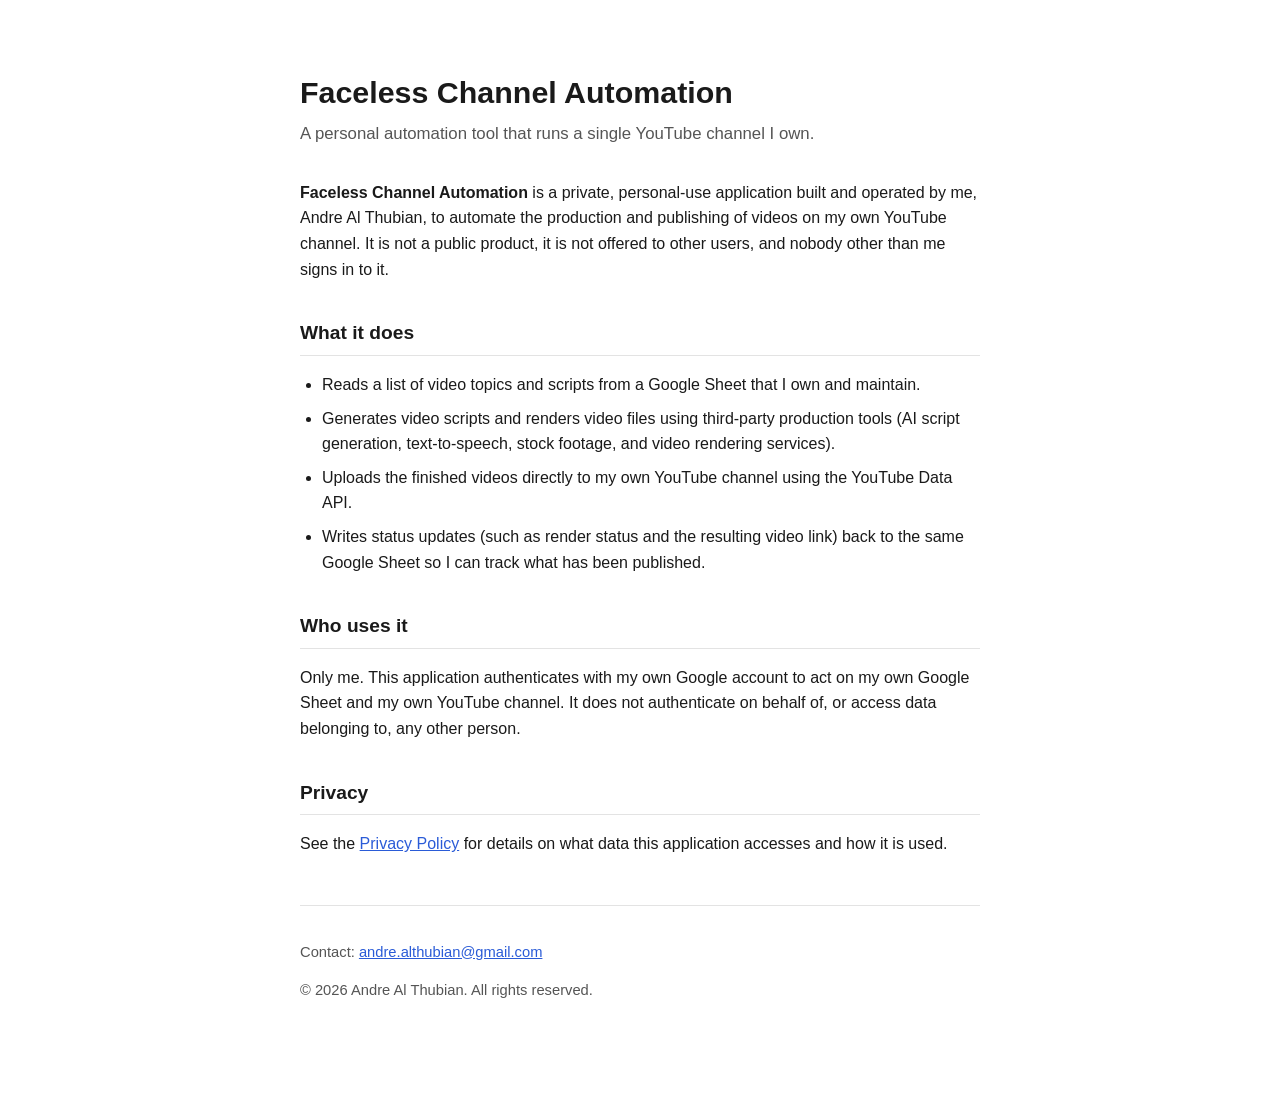
<file: index.html>
<!DOCTYPE html>
<html lang="en">
<head>
  <meta charset="UTF-8" />
  <meta name="viewport" content="width=device-width, initial-scale=1.0" />
  <title>Faceless Channel Automation</title>

  <!--
    GOOGLE SEARCH CONSOLE DOMAIN VERIFICATION
    ------------------------------------------
    1. Go to https://search.google.com/search-console
    2. Add a property (URL prefix) for: https://andrealthubian-spec.github.io/
    3. Choose the "HTML tag" verification method.
    4. Google will give you ONE <meta name="google-site-verification" content="..."> tag.
    5. Paste that exact tag on the line below, replacing this comment, then commit/push.
    6. Click "Verify" in Search Console.
  -->
  <meta name="google-site-verification" content="dEX6_2KnJw83A5LOn9TpvnSwDdxfw_k5_-1a0__xplY" />

  <style>
    :root {
      color-scheme: light dark;
      --bg: #ffffff;
      --fg: #1a1a1a;
      --muted: #555;
      --accent: #2a5bd7;
      --border: #e3e3e3;
    }
    @media (prefers-color-scheme: dark) {
      :root {
        --bg: #121212;
        --fg: #f0f0f0;
        --muted: #b5b5b5;
        --accent: #7aa2ff;
        --border: #333;
      }
    }
    * { box-sizing: border-box; }
    body {
      margin: 0;
      background: var(--bg);
      color: var(--fg);
      font-family: -apple-system, BlinkMacSystemFont, "Segoe UI", Roboto, Helvetica, Arial, sans-serif;
      line-height: 1.6;
    }
    .wrap {
      max-width: 720px;
      margin: 0 auto;
      padding: 48px 20px 80px;
    }
    h1 {
      font-size: 1.9rem;
      margin-bottom: 4px;
    }
    .tagline {
      color: var(--muted);
      font-size: 1.05rem;
      margin-top: 0;
      margin-bottom: 32px;
    }
    h2 {
      font-size: 1.2rem;
      margin-top: 36px;
      border-bottom: 1px solid var(--border);
      padding-bottom: 6px;
    }
    ul { padding-left: 22px; }
    li { margin-bottom: 8px; }
    footer {
      margin-top: 48px;
      padding-top: 20px;
      border-top: 1px solid var(--border);
      color: var(--muted);
      font-size: 0.92rem;
    }
    a { color: var(--accent); }
    code {
      background: rgba(127,127,127,0.12);
      padding: 2px 6px;
      border-radius: 4px;
      font-size: 0.92em;
    }
  </style>
</head>
<body>
  <div class="wrap">
    <h1>Faceless Channel Automation</h1>
    <p class="tagline">A personal automation tool that runs a single YouTube channel I own.</p>

    <p>
      <strong>Faceless Channel Automation</strong> is a private, personal-use application built and
      operated by me, Andre Al Thubian, to automate the production and publishing of videos on my own
      YouTube channel. It is not a public product, it is not offered to other users, and nobody other
      than me signs in to it.
    </p>

    <h2>What it does</h2>
    <ul>
      <li>Reads a list of video topics and scripts from a Google Sheet that I own and maintain.</li>
      <li>Generates video scripts and renders video files using third-party production tools
        (AI script generation, text-to-speech, stock footage, and video rendering services).</li>
      <li>Uploads the finished videos directly to my own YouTube channel using the YouTube Data API.</li>
      <li>Writes status updates (such as render status and the resulting video link) back to the same
        Google Sheet so I can track what has been published.</li>
    </ul>

    <h2>Who uses it</h2>
    <p>
      Only me. This application authenticates with my own Google account to act on my own Google Sheet
      and my own YouTube channel. It does not authenticate on behalf of, or access data belonging to,
      any other person.
    </p>

    <h2>Privacy</h2>
    <p>
      See the <a href="privacy.html">Privacy Policy</a> for details on what data this application
      accesses and how it is used.
    </p>

    <footer>
      <p>
        Contact: <a href="mailto:andre.althubian@gmail.com">andre.althubian@gmail.com</a>
      </p>
      <p>&copy; <span id="y"></span> Andre Al Thubian. All rights reserved.</p>
    </footer>
  </div>
  <script>document.getElementById('y').textContent = new Date().getFullYear();</script>
</body>
</html>
</file>
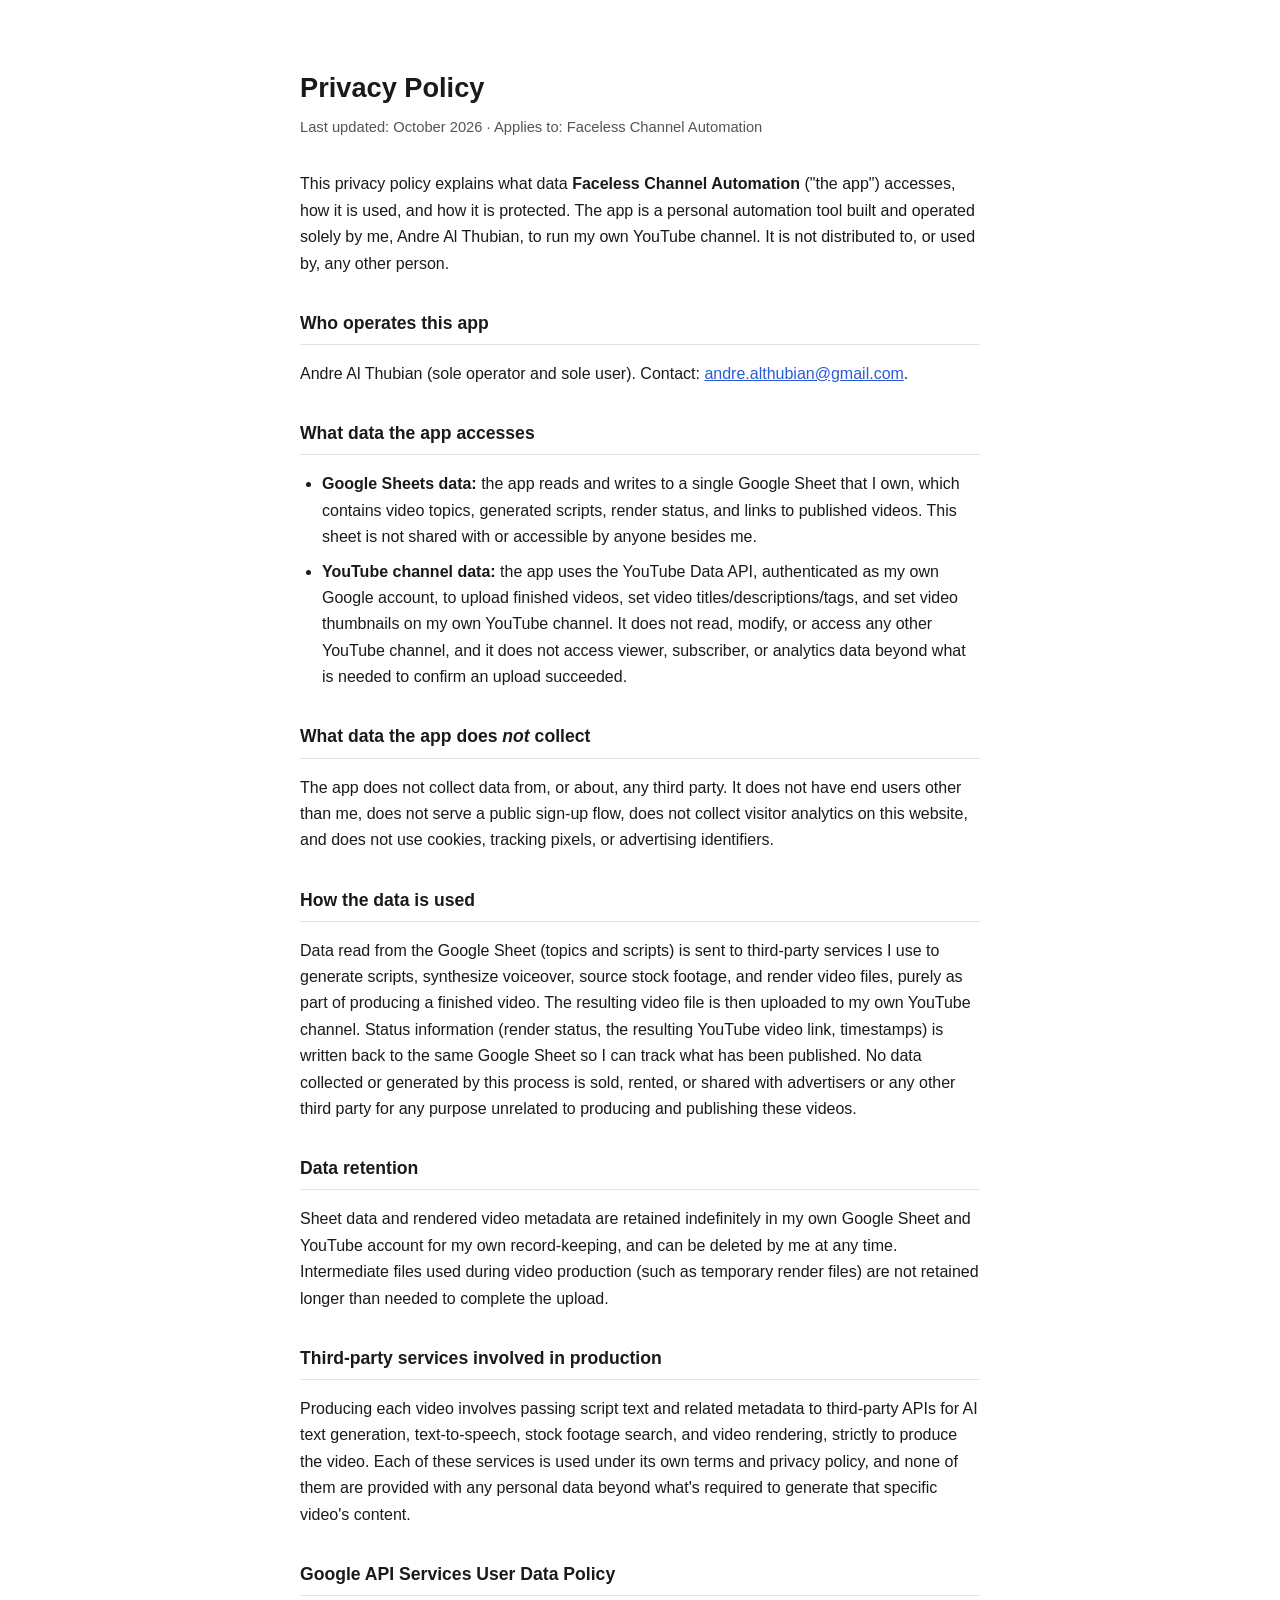
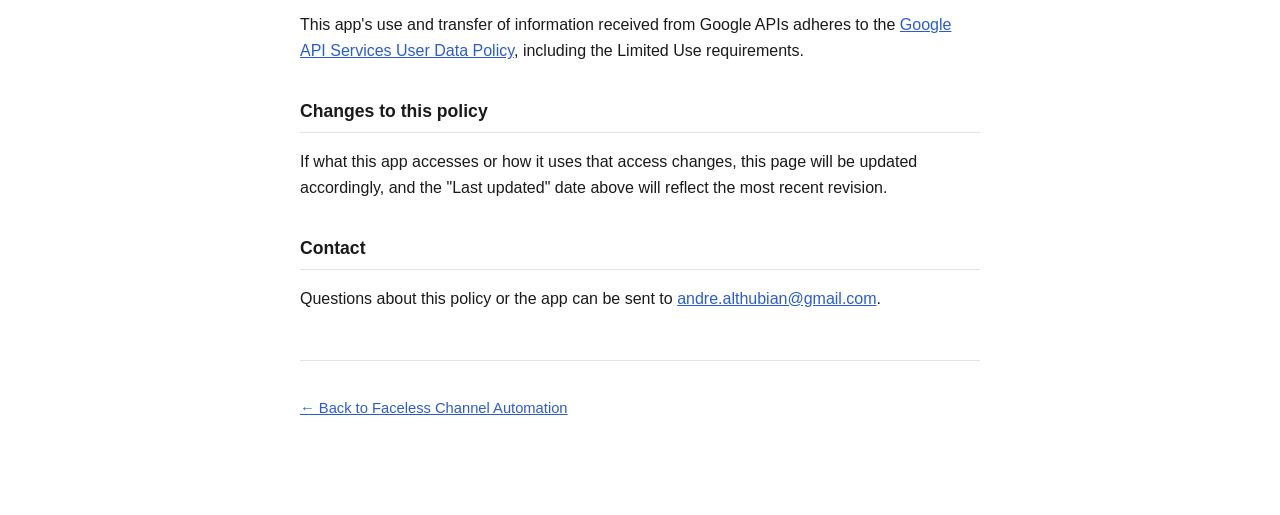
<file: privacy.html>
<!DOCTYPE html>
<html lang="en">
<head>
  <meta charset="UTF-8" />
  <meta name="viewport" content="width=device-width, initial-scale=1.0" />
  <title>Privacy Policy — Faceless Channel Automation</title>
  <style>
    :root {
      color-scheme: light dark;
      --bg: #ffffff;
      --fg: #1a1a1a;
      --muted: #555;
      --accent: #2a5bd7;
      --border: #e3e3e3;
    }
    @media (prefers-color-scheme: dark) {
      :root {
        --bg: #121212;
        --fg: #f0f0f0;
        --muted: #b5b5b5;
        --accent: #7aa2ff;
        --border: #333;
      }
    }
    * { box-sizing: border-box; }
    body {
      margin: 0;
      background: var(--bg);
      color: var(--fg);
      font-family: -apple-system, BlinkMacSystemFont, "Segoe UI", Roboto, Helvetica, Arial, sans-serif;
      line-height: 1.65;
    }
    .wrap {
      max-width: 720px;
      margin: 0 auto;
      padding: 48px 20px 80px;
    }
    h1 { font-size: 1.7rem; margin-bottom: 4px; }
    .updated { color: var(--muted); font-size: 0.92rem; margin-top: 0; margin-bottom: 32px; }
    h2 {
      font-size: 1.1rem;
      margin-top: 32px;
      border-bottom: 1px solid var(--border);
      padding-bottom: 6px;
    }
    ul { padding-left: 22px; }
    li { margin-bottom: 8px; }
    footer {
      margin-top: 48px;
      padding-top: 20px;
      border-top: 1px solid var(--border);
      color: var(--muted);
      font-size: 0.92rem;
    }
    a { color: var(--accent); }
  </style>
</head>
<body>
  <div class="wrap">
    <h1>Privacy Policy</h1>
    <p class="updated">Last updated: October 2026 &middot; Applies to: Faceless Channel Automation</p>

    <p>
      This privacy policy explains what data <strong>Faceless Channel Automation</strong> ("the app")
      accesses, how it is used, and how it is protected. The app is a personal automation tool built
      and operated solely by me, Andre Al Thubian, to run my own YouTube channel. It is not distributed
      to, or used by, any other person.
    </p>

    <h2>Who operates this app</h2>
    <p>
      Andre Al Thubian (sole operator and sole user). Contact:
      <a href="mailto:andre.althubian@gmail.com">andre.althubian@gmail.com</a>.
    </p>

    <h2>What data the app accesses</h2>
    <ul>
      <li>
        <strong>Google Sheets data:</strong> the app reads and writes to a single Google Sheet that I
        own, which contains video topics, generated scripts, render status, and links to published
        videos. This sheet is not shared with or accessible by anyone besides me.
      </li>
      <li>
        <strong>YouTube channel data:</strong> the app uses the YouTube Data API, authenticated as my
        own Google account, to upload finished videos, set video titles/descriptions/tags, and set
        video thumbnails on my own YouTube channel. It does not read, modify, or access any other
        YouTube channel, and it does not access viewer, subscriber, or analytics data beyond what is
        needed to confirm an upload succeeded.
      </li>
    </ul>

    <h2>What data the app does <em>not</em> collect</h2>
    <p>
      The app does not collect data from, or about, any third party. It does not have end users other
      than me, does not serve a public sign-up flow, does not collect visitor analytics on this
      website, and does not use cookies, tracking pixels, or advertising identifiers.
    </p>

    <h2>How the data is used</h2>
    <p>
      Data read from the Google Sheet (topics and scripts) is sent to third-party services I use to
      generate scripts, synthesize voiceover, source stock footage, and render video files, purely as
      part of producing a finished video. The resulting video file is then uploaded to my own YouTube
      channel. Status information (render status, the resulting YouTube video link, timestamps) is
      written back to the same Google Sheet so I can track what has been published. No data collected
      or generated by this process is sold, rented, or shared with advertisers or any other third
      party for any purpose unrelated to producing and publishing these videos.
    </p>

    <h2>Data retention</h2>
    <p>
      Sheet data and rendered video metadata are retained indefinitely in my own Google Sheet and
      YouTube account for my own record-keeping, and can be deleted by me at any time. Intermediate
      files used during video production (such as temporary render files) are not retained longer
      than needed to complete the upload.
    </p>

    <h2>Third-party services involved in production</h2>
    <p>
      Producing each video involves passing script text and related metadata to third-party APIs for
      AI text generation, text-to-speech, stock footage search, and video rendering, strictly to
      produce the video. Each of these services is used under its own terms and privacy policy, and
      none of them are provided with any personal data beyond what's required to generate that
      specific video's content.
    </p>

    <h2>Google API Services User Data Policy</h2>
    <p>
      This app's use and transfer of information received from Google APIs adheres to the
      <a href="https://developers.google.com/terms/api-services-user-data-policy" target="_blank" rel="noopener">
        Google API Services User Data Policy</a>, including the Limited Use requirements.
    </p>

    <h2>Changes to this policy</h2>
    <p>
      If what this app accesses or how it uses that access changes, this page will be updated
      accordingly, and the "Last updated" date above will reflect the most recent revision.
    </p>

    <h2>Contact</h2>
    <p>
      Questions about this policy or the app can be sent to
      <a href="mailto:andre.althubian@gmail.com">andre.althubian@gmail.com</a>.
    </p>

    <footer>
      <p><a href="index.html">&larr; Back to Faceless Channel Automation</a></p>
    </footer>
  </div>
</body>
</html>
</file>
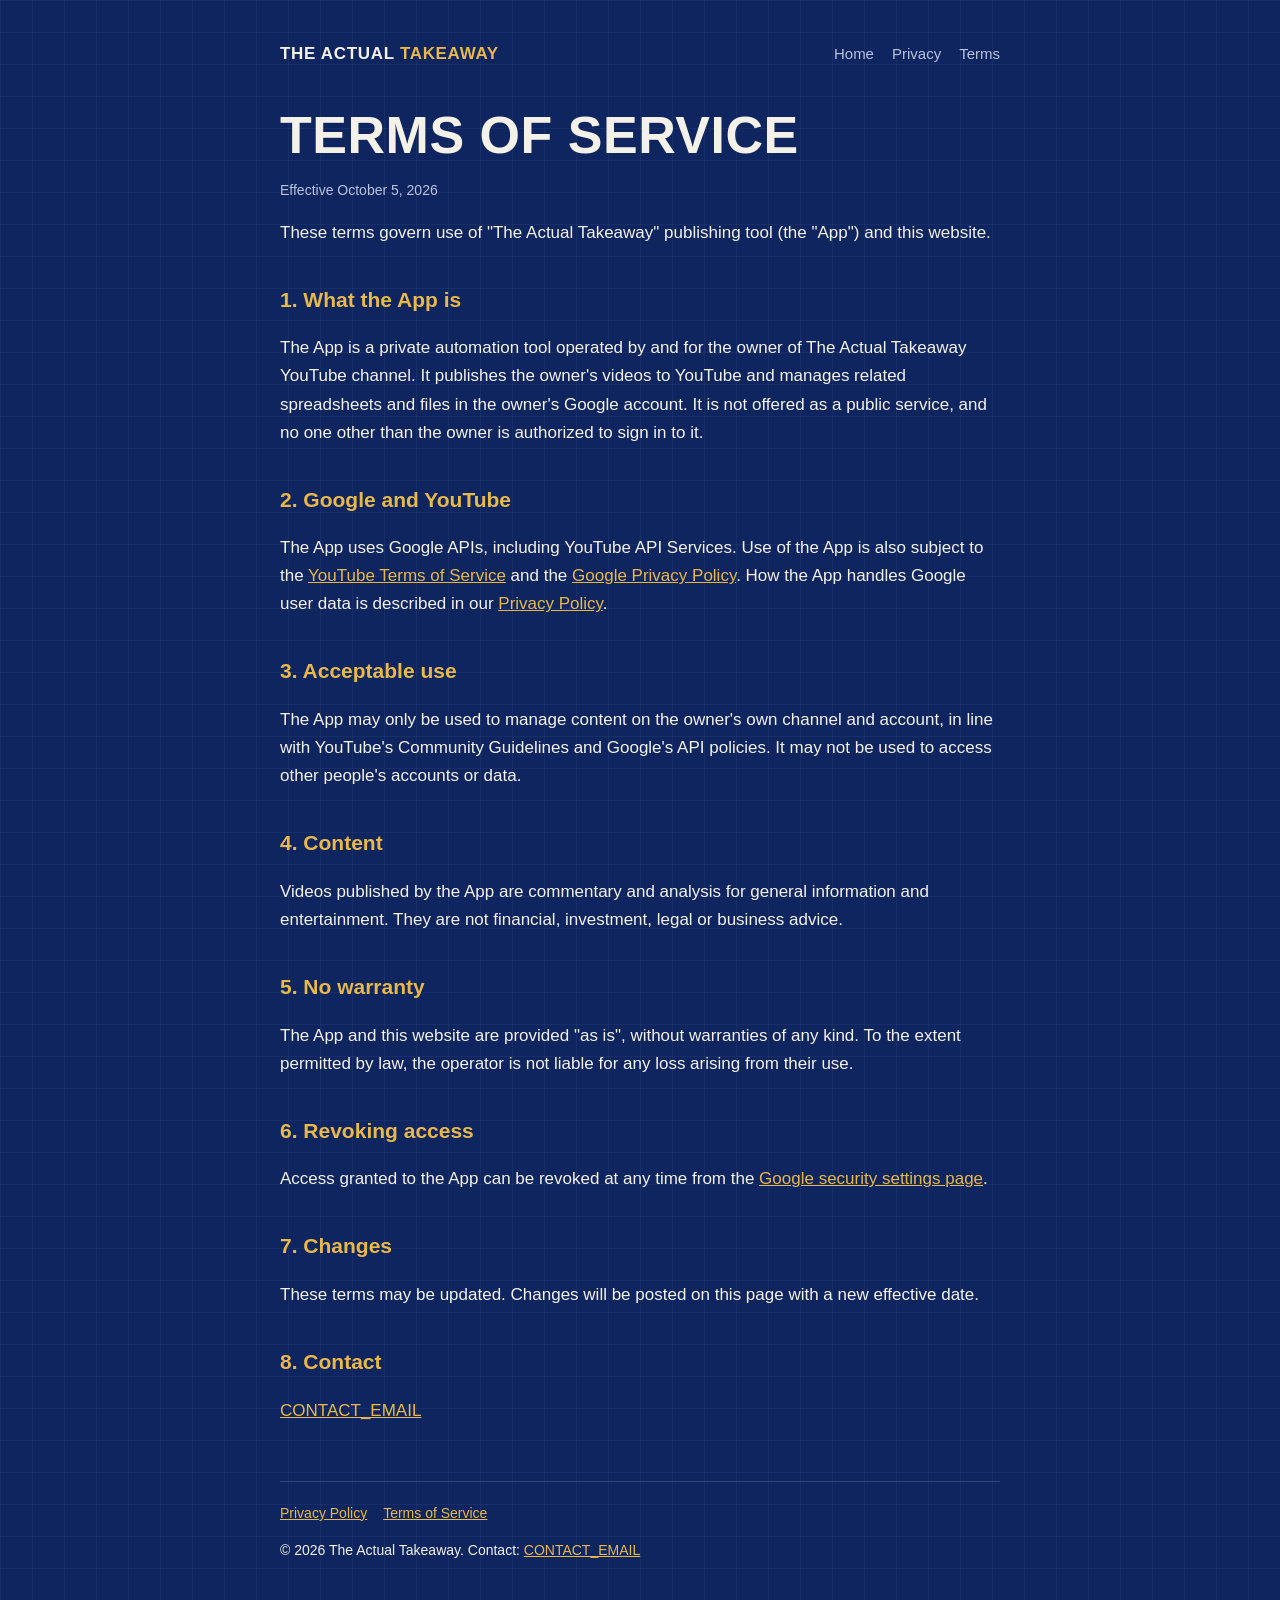
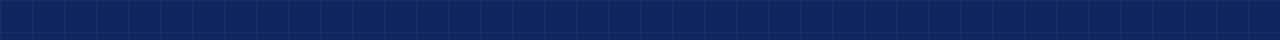
<file: terms.html>
<!doctype html><html lang="en"><head><meta charset="utf-8"><meta name="viewport" content="width=device-width,initial-scale=1"><title>Terms of Service | The Actual Takeaway</title><meta name="description" content="Terms of Service for The Actual Takeaway publishing tool."><link rel="stylesheet" href="style.css"></head><body><div class="wrap"><header><a class="brand" href="index.html">The Actual <span>Takeaway</span></a><nav><a href="index.html">Home</a><a href="privacy.html">Privacy</a><a href="terms.html">Terms</a></nav></header>
<main>
<h1>Terms of Service</h1>
<p class="meta">Effective October 5, 2026</p>

<p>These terms govern use of "The Actual Takeaway" publishing tool (the "App") and this website.</p>

<h2>1. What the App is</h2>
<p>The App is a private automation tool operated by and for the owner of The Actual Takeaway YouTube channel. It publishes the owner's videos to YouTube and manages related spreadsheets and files in the owner's Google account. It is not offered as a public service, and no one other than the owner is authorized to sign in to it.</p>

<h2>2. Google and YouTube</h2>
<p>The App uses Google APIs, including YouTube API Services. Use of the App is also subject to the <a href="https://www.youtube.com/t/terms">YouTube Terms of Service</a> and the <a href="https://policies.google.com/privacy">Google Privacy Policy</a>. How the App handles Google user data is described in our <a href="privacy.html">Privacy Policy</a>.</p>

<h2>3. Acceptable use</h2>
<p>The App may only be used to manage content on the owner's own channel and account, in line with YouTube's Community Guidelines and Google's API policies. It may not be used to access other people's accounts or data.</p>

<h2>4. Content</h2>
<p>Videos published by the App are commentary and analysis for general information and entertainment. They are not financial, investment, legal or business advice.</p>

<h2>5. No warranty</h2>
<p>The App and this website are provided "as is", without warranties of any kind. To the extent permitted by law, the operator is not liable for any loss arising from their use.</p>

<h2>6. Revoking access</h2>
<p>Access granted to the App can be revoked at any time from the <a href="https://myaccount.google.com/permissions">Google security settings page</a>.</p>

<h2>7. Changes</h2>
<p>These terms may be updated. Changes will be posted on this page with a new effective date.</p>

<h2>8. Contact</h2>
<p><a href="mailto:CONTACT_EMAIL">CONTACT_EMAIL</a></p>
</main>
<footer><a href="privacy.html">Privacy Policy</a><a href="terms.html">Terms of Service</a><p>&copy; 2026 The Actual Takeaway. Contact: <a href="mailto:CONTACT_EMAIL">CONTACT_EMAIL</a></p></footer></div></body></html>
</file>
<file: style.css>
:root{--bg:#0F2560;--ink:#F4F1E8;--gold:#E8B84A;--muted:#B9C3DD;--card:#132D72}
*{box-sizing:border-box}
body{margin:0;background:var(--bg);color:var(--ink);font:17px/1.65 -apple-system,BlinkMacSystemFont,"Segoe UI",Roboto,Helvetica,Arial,sans-serif;
background-image:linear-gradient(rgba(255,255,255,.04) 1px,transparent 1px),linear-gradient(90deg,rgba(255,255,255,.04) 1px,transparent 1px);background-size:32px 32px}
.wrap{max-width:760px;margin:0 auto;padding:40px 20px 64px}
header{display:flex;justify-content:space-between;align-items:center;flex-wrap:wrap;gap:12px;margin-bottom:40px}
.brand{font-weight:800;letter-spacing:.04em;text-transform:uppercase;color:var(--ink);text-decoration:none}
.brand span{color:var(--gold)}
nav a{color:var(--muted);text-decoration:none;margin-right:18px;font-size:15px}
nav a:last-child{margin-right:0}
nav a:hover,a{color:var(--gold)}
h1{font-size:clamp(34px,6vw,52px);line-height:1.05;margin:0 0 16px;text-transform:uppercase;letter-spacing:.01em}
h2{font-size:21px;margin:36px 0 8px;color:var(--gold)}
p,li{color:var(--ink)}
.lede{font-size:20px;color:var(--muted)}
.card{background:var(--card);border:1px solid rgba(232,184,74,.35);border-radius:10px;padding:20px 22px;margin:28px 0}
.meta{color:var(--muted);font-size:14px}
footer{margin-top:56px;padding-top:20px;border-top:1px solid rgba(255,255,255,.15);font-size:14px;color:var(--muted)}
footer a{margin-right:16px}
</file>
